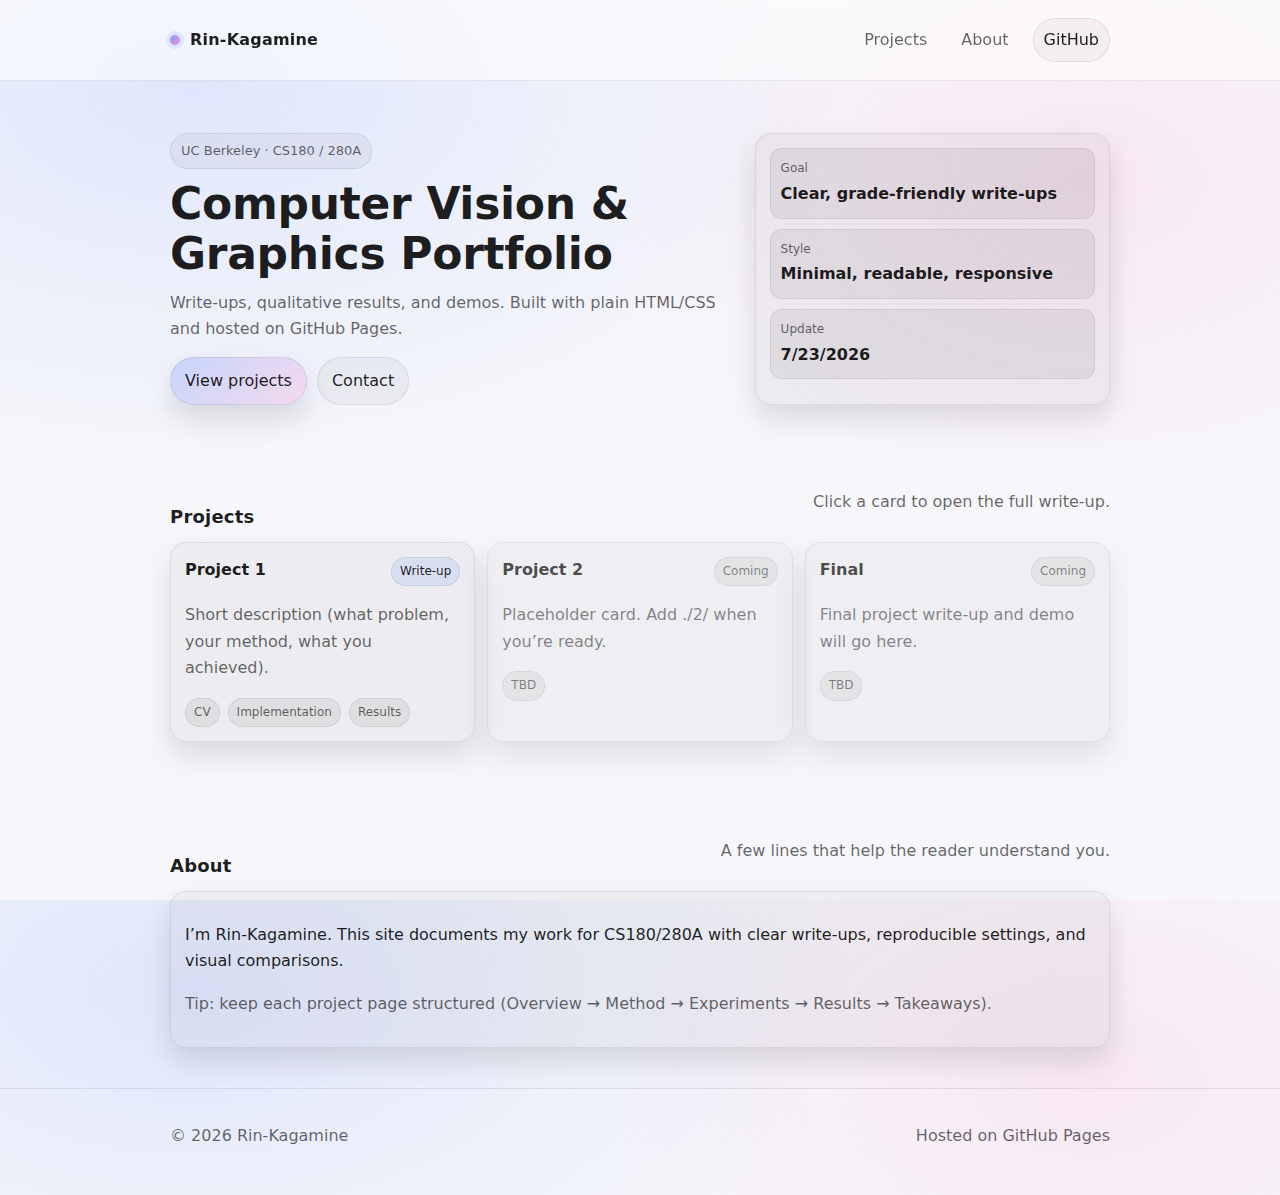
<file: index.html>
<!doctype html>
<html lang="en">
<head>
  <meta charset="utf-8" />
  <meta name="viewport" content="width=device-width, initial-scale=1" />
  <title>CS180/280A Portfolio · Rin-Kagamine</title>

  <meta name="description" content="CS180/280A portfolio: projects, write-ups, and demos." />
  <meta name="color-scheme" content="light dark" />

  <link rel="stylesheet" href="./style.css" />
</head>

<body>
  <header class="site-header">
    <div class="container header-inner">
      <a class="brand" href="./">
        <span class="brand-dot"></span>
        <span>Rin-Kagamine</span>
      </a>

      <nav class="nav">
        <a href="#projects">Projects</a>
        <a href="#about">About</a>
        <a class="nav-cta" href="https://github.com/Rin-Kagamine" target="_blank" rel="noreferrer">GitHub</a>
      </nav>
    </div>
  </header>

  <main>
    <section class="hero">
      <div class="container hero-inner">
        <div>
          <p class="pill">UC Berkeley · CS180 / 280A</p>
          <h1 class="hero-title">Computer Vision & Graphics Portfolio</h1>
          <p class="hero-subtitle">
            Write-ups, qualitative results, and demos. Built with plain HTML/CSS and hosted on GitHub Pages.
          </p>

          <div class="hero-actions">
            <a class="btn" href="#projects">View projects</a>
            <a class="btn btn-ghost" href="mailto:tuoge_xhs@berkeley.edu">Contact</a>
          </div>
        </div>

        <div class="hero-card">
          <div class="stat">
            <div class="stat-k">Goal</div>
            <div class="stat-v">Clear, grade-friendly write-ups</div>
          </div>
          <div class="stat">
            <div class="stat-k">Style</div>
            <div class="stat-v">Minimal, readable, responsive</div>
          </div>
          <div class="stat">
            <div class="stat-k">Update</div>
            <div class="stat-v"><span id="last-updated">—</span></div>
          </div>
        </div>
      </div>
    </section>

    <section id="projects" class="section">
      <div class="container">
        <div class="section-head">
          <h2>Projects</h2>
          <p class="muted">Click a card to open the full write-up.</p>
        </div>

        <div class="grid">
          <a class="card card-link" href="./1/">
            <div class="card-top">
              <h3>Project 1</h3>
              <span class="badge">Write-up</span>
            </div>
            <p class="muted">
              Short description (what problem, your method, what you achieved).
            </p>
            <div class="tags">
              <span class="tag">CV</span>
              <span class="tag">Implementation</span>
              <span class="tag">Results</span>
            </div>
          </a>

          <!-- 你以后加 Project 2/3 就复制这个卡片块 -->
          <div class="card card-dim">
            <div class="card-top">
              <h3>Project 2</h3>
              <span class="badge badge-dim">Coming</span>
            </div>
            <p class="muted">Placeholder card. Add ./2/ when you’re ready.</p>
            <div class="tags">
              <span class="tag">TBD</span>
            </div>
          </div>

          <div class="card card-dim">
            <div class="card-top">
              <h3>Final</h3>
              <span class="badge badge-dim">Coming</span>
            </div>
            <p class="muted">Final project write-up and demo will go here.</p>
            <div class="tags">
              <span class="tag">TBD</span>
            </div>
          </div>
        </div>
      </div>
    </section>

    <section id="about" class="section">
      <div class="container">
        <div class="section-head">
          <h2>About</h2>
          <p class="muted">A few lines that help the reader understand you.</p>
        </div>

        <div class="card">
          <p>
            I’m Rin-Kagamine. This site documents my work for CS180/280A with clear write-ups,
            reproducible settings, and visual comparisons.
          </p>
          <p class="muted">
            Tip: keep each project page structured (Overview → Method → Experiments → Results → Takeaways).
          </p>
        </div>
      </div>
    </section>

    <footer class="footer">
      <div class="container footer-inner">
        <span class="muted">© <span id="year"></span> Rin-Kagamine</span>
        <span class="muted">Hosted on GitHub Pages</span>
      </div>
    </footer>
  </main>

  <script>
    document.getElementById("year").textContent = new Date().getFullYear();
    document.getElementById("last-updated").textContent = new Date().toLocaleDateString();
  </script>
</body>
</html>
</file>
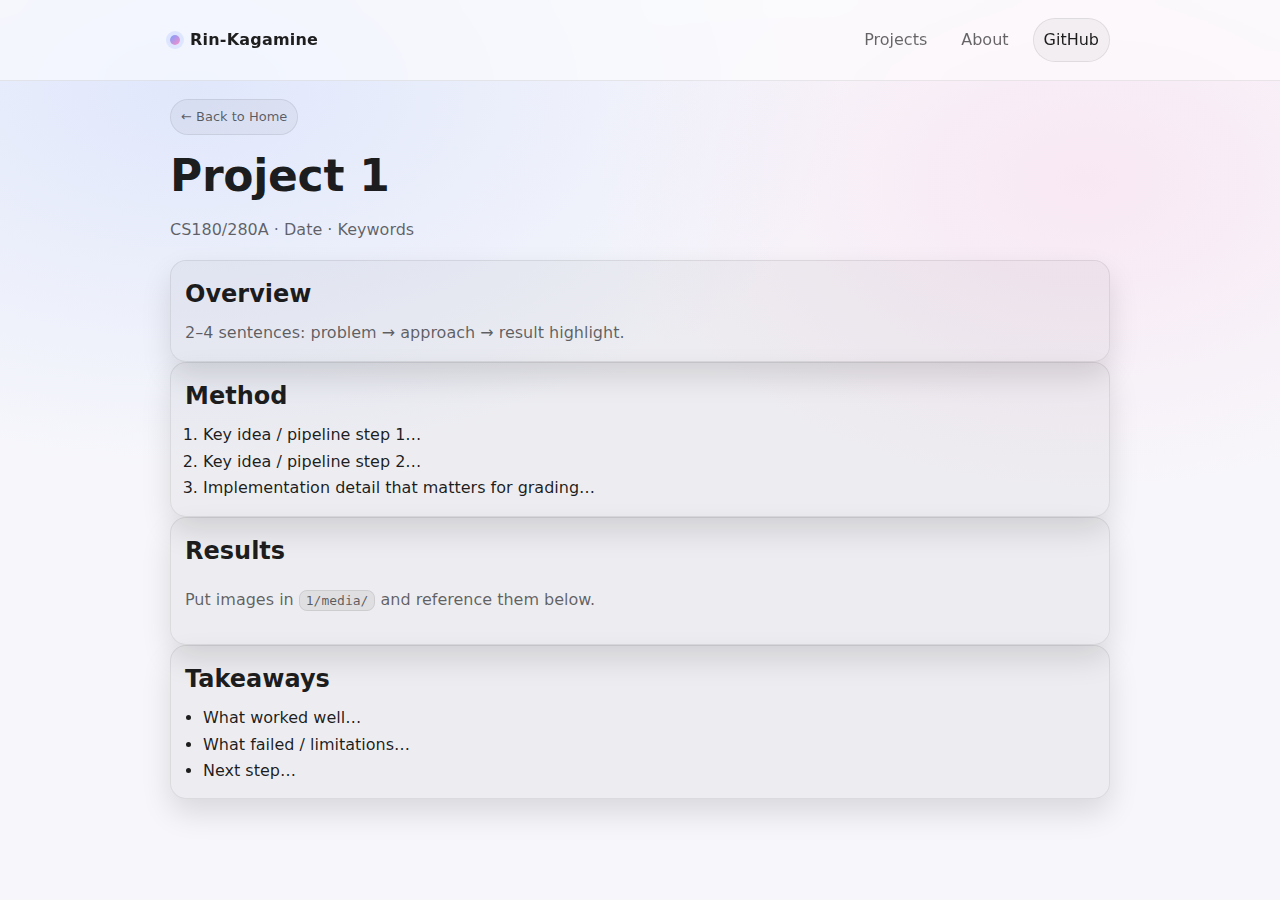
<file: 1/index.html>
<!doctype html>
<html lang="en">
<head>
  <meta charset="utf-8" />
  <meta name="viewport" content="width=device-width, initial-scale=1" />
  <title>Project 1 · Rin-Kagamine</title>
  <link rel="stylesheet" href="../style.css" />
</head>
<body>
  <header class="site-header">
    <div class="container header-inner">
      <a class="brand" href="../">
        <span class="brand-dot"></span>
        <span>Rin-Kagamine</span>
      </a>
      <nav class="nav">
        <a href="../#projects">Projects</a>
        <a href="../#about">About</a>
        <a class="nav-cta" href="https://github.com/Rin-Kagamine" target="_blank" rel="noreferrer">GitHub</a>
      </nav>
    </div>
  </header>

  <main class="container">
    <p class="pill"><a href="../">← Back to Home</a></p>
    <h1 class="hero-title" style="margin-top:6px;">Project 1</h1>
    <p class="muted">CS180/280A · Date · Keywords</p>

    <section class="card">
      <h2 style="margin:0 0 6px;">Overview</h2>
      <p class="muted" style="margin:0;">
        2–4 sentences: problem → approach → result highlight.
      </p>
    </section>

    <section class="card">
      <h2 style="margin:0 0 6px;">Method</h2>
      <ol style="margin:0; padding-left:18px;">
        <li>Key idea / pipeline step 1…</li>
        <li>Key idea / pipeline step 2…</li>
        <li>Implementation detail that matters for grading…</li>
      </ol>
    </section>

    <section class="card">
      <h2 style="margin:0 0 6px;">Results</h2>
      <p class="muted">Put images in <code>1/media/</code> and reference them below.</p>
      <!-- Example:
      <figure>
        <img src="./media/result.png" alt="result" loading="lazy" />
        <figcaption class="muted">Figure 1: caption describing settings and observation.</figcaption>
      </figure>
      -->
    </section>

    <section class="card">
      <h2 style="margin:0 0 6px;">Takeaways</h2>
      <ul style="margin:0; padding-left:18px;">
        <li>What worked well…</li>
        <li>What failed / limitations…</li>
        <li>Next step…</li>
      </ul>
    </section>
  </main>
</body>
</html>
</file>
<file: style.css>
:root{
    --maxw: 980px;
  
    --bg: #0b0f17;
    --panel: rgba(255,255,255,.06);
    --panel-2: rgba(255,255,255,.10);
    --border: rgba(255,255,255,.10);
  
    --fg: rgba(255,255,255,.92);
    --muted: rgba(255,255,255,.65);
  
    --shadow: 0 12px 30px rgba(0,0,0,.35);
    --radius: 16px;
  }
  
  @media (prefers-color-scheme: light) {
    :root{
      --bg: #f7f7fb;
      --panel: rgba(0,0,0,.04);
      --panel-2: rgba(0,0,0,.06);
      --border: rgba(0,0,0,.08);
      --fg: rgba(0,0,0,.88);
      --muted: rgba(0,0,0,.60);
      --shadow: 0 14px 30px rgba(0,0,0,.12);
    }
  }
  
  *{ box-sizing:border-box; }
  
  html,body{ height:100%; }
  
  body{
    margin:0;
    font-family: ui-sans-serif, system-ui, -apple-system, Segoe UI, Roboto, Helvetica, Arial;
    background: radial-gradient(1200px 700px at 15% 10%, rgba(120,160,255,.18), transparent 55%),
                radial-gradient(900px 600px at 85% 20%, rgba(255,140,200,.14), transparent 55%),
                var(--bg);
    color: var(--fg);
    line-height: 1.65;
  }
  
  a{ color: inherit; text-decoration:none; }
  a:hover{ text-decoration: none; }
  
  .container{
    max-width: var(--maxw);
    margin: 0 auto;
    padding: 18px 20px;
  }
  
  .muted{ color: var(--muted); }
  
  .site-header{
    position: sticky;
    top: 0;
    z-index: 20;
    backdrop-filter: blur(10px);
    background: rgba(0,0,0,.20);
    border-bottom: 1px solid var(--border);
  }
  @media (prefers-color-scheme: light) {
    .site-header{ background: rgba(255,255,255,.55); }
  }
  
  .header-inner{
    display:flex;
    align-items:center;
    justify-content:space-between;
    gap: 14px;
  }
  
  .brand{
    display:flex;
    align-items:center;
    gap:10px;
    font-weight:700;
    letter-spacing:.2px;
  }
  
  .brand-dot{
    width: 10px;
    height: 10px;
    border-radius: 999px;
    background: linear-gradient(135deg, rgba(120,160,255,1), rgba(255,140,200,1));
    box-shadow: 0 0 0 4px rgba(120,160,255,.18);
  }
  
  .nav{
    display:flex;
    align-items:center;
    gap: 14px;
  }
  
  .nav a{
    padding: 8px 10px;
    border-radius: 999px;
    color: var(--muted);
  }
  .nav a:hover{
    color: var(--fg);
    background: var(--panel);
  }
  
  .nav-cta{
    border: 1px solid var(--border);
    background: var(--panel);
    color: var(--fg) !important;
  }
  
  .hero{
    padding: 34px 0 10px;
  }
  
  .hero-inner{
    display:grid;
    grid-template-columns: 1.6fr 1fr;
    gap: 16px;
    align-items: stretch;
  }
  
  @media (max-width: 860px){
    .hero-inner{ grid-template-columns: 1fr; }
  }
  
  .pill{
    display:inline-block;
    padding: 6px 10px;
    border-radius: 999px;
    border: 1px solid var(--border);
    background: var(--panel);
    color: var(--muted);
    font-size: 13px;
    margin: 0 0 10px;
  }
  
  .hero-title{
    font-size: clamp(28px, 3.8vw, 44px);
    line-height: 1.15;
    margin: 0 0 10px;
    letter-spacing: -.3px;
  }
  
  .hero-subtitle{
    margin: 0 0 14px;
    color: var(--muted);
    max-width: 62ch;
  }
  
  .hero-actions{
    display:flex;
    gap: 10px;
    flex-wrap: wrap;
  }
  
  .btn{
    display:inline-flex;
    align-items:center;
    justify-content:center;
    padding: 10px 14px;
    border-radius: 999px;
    border: 1px solid var(--border);
    background: linear-gradient(135deg, rgba(120,160,255,.35), rgba(255,140,200,.25));
    box-shadow: var(--shadow);
  }
  
  .btn:hover{
    transform: translateY(-1px);
  }
  
  .btn-ghost{
    background: var(--panel);
    box-shadow: none;
  }
  
  .hero-card{
    border: 1px solid var(--border);
    background: var(--panel);
    border-radius: var(--radius);
    padding: 14px 14px;
    box-shadow: var(--shadow);
    display:flex;
    flex-direction:column;
    gap: 10px;
  }
  
  .stat{
    padding: 10px 10px;
    border-radius: 12px;
    background: var(--panel-2);
    border: 1px solid var(--border);
  }
  .stat-k{ color: var(--muted); font-size: 12px; }
  .stat-v{ font-weight: 650; margin-top: 2px; }
  
  .section{
    padding: 22px 0;
  }
  
  .section-head{
    display:flex;
    align-items:flex-end;
    justify-content:space-between;
    gap: 12px;
    margin-bottom: 10px;
  }
  
  .section-head h2{
    margin: 0;
    font-size: 18px;
    letter-spacing: .2px;
  }
  
  .grid{
    display:grid;
    grid-template-columns: repeat(3, 1fr);
    gap: 12px;
  }
  @media (max-width: 980px){
    .grid{ grid-template-columns: repeat(2, 1fr); }
  }
  @media (max-width: 640px){
    .grid{ grid-template-columns: 1fr; }
  }
  
  .card{
    border: 1px solid var(--border);
    background: var(--panel);
    border-radius: var(--radius);
    padding: 14px 14px;
    box-shadow: var(--shadow);
  }
  
  .card-link{
    transition: transform .12s ease, background .12s ease, border-color .12s ease;
  }
  .card-link:hover{
    transform: translateY(-2px);
    background: var(--panel-2);
    border-color: rgba(120,160,255,.35);
  }
  
  .card-dim{
    opacity: .78;
  }
  
  .card-top{
    display:flex;
    align-items:flex-start;
    justify-content:space-between;
    gap: 10px;
    margin-bottom: 6px;
  }
  
  .card h3{
    margin: 0;
    font-size: 16px;
  }
  
  .badge{
    font-size: 12px;
    padding: 4px 8px;
    border-radius: 999px;
    border: 1px solid var(--border);
    background: rgba(120,160,255,.18);
    color: var(--fg);
    white-space: nowrap;
  }
  .badge-dim{
    background: var(--panel-2);
    color: var(--muted);
  }
  
  .tags{
    display:flex;
    flex-wrap:wrap;
    gap: 8px;
    margin-top: 10px;
  }
  .tag{
    font-size: 12px;
    padding: 4px 8px;
    border-radius: 999px;
    border: 1px solid var(--border);
    background: var(--panel-2);
    color: var(--muted);
  }
  
  .footer{
    padding: 16px 0 28px;
    border-top: 1px solid var(--border);
  }
  .footer-inner{
    display:flex;
    align-items:center;
    justify-content:space-between;
    gap: 10px;
    flex-wrap: wrap;
  }
  
  /* Project pages common elements */
  figure{ margin: 14px 0; }
  img, video{
    width: 100%;
    height: auto;
    border-radius: 14px;
    border: 1px solid var(--border);
    background: var(--panel-2);
  }
  code{
    padding: 2px 6px;
    border-radius: 8px;
    border: 1px solid var(--border);
    background: var(--panel-2);
  }
</file>
